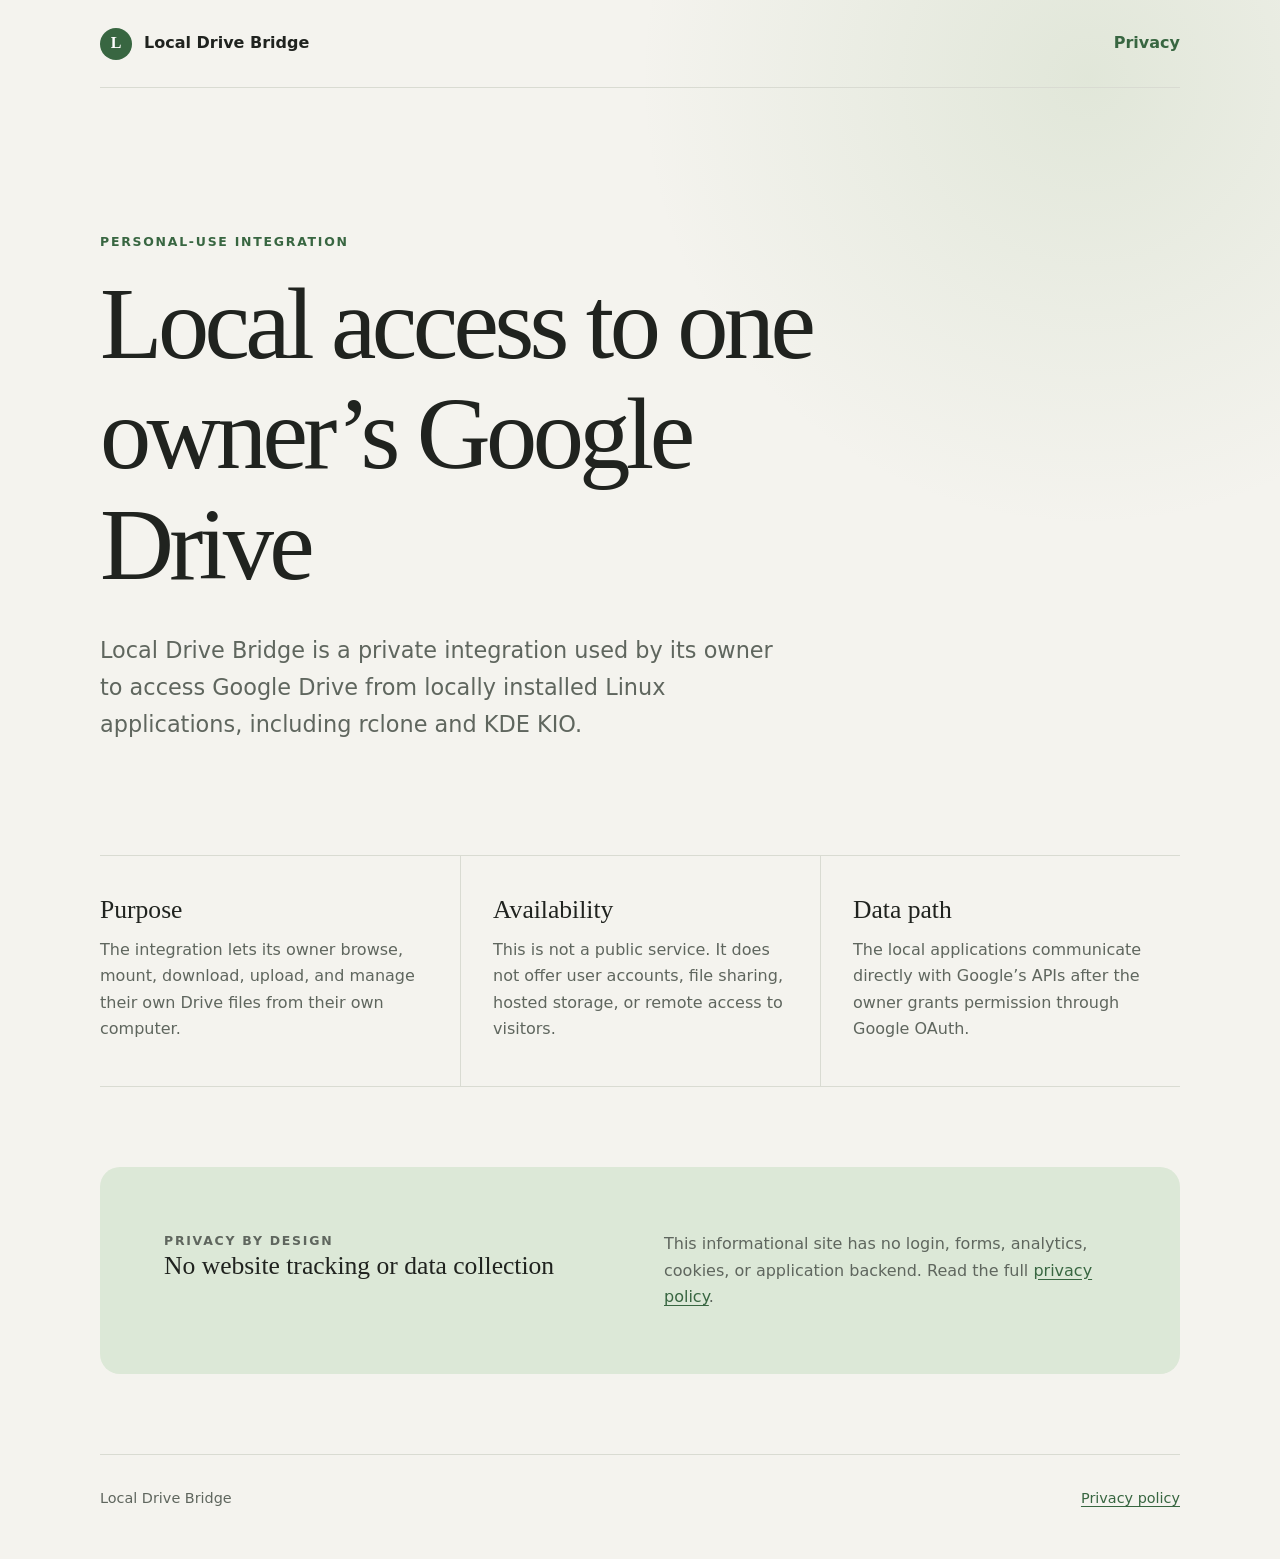
<file: index.html>
<!doctype html>
<html lang="en">
<head>
  <meta charset="utf-8">
  <meta name="viewport" content="width=device-width, initial-scale=1">
  <meta name="robots" content="noindex, nofollow, noarchive">
  <meta name="description" content="Information about a private, personal-use Google Drive integration for local Linux applications.">
  <title>Local Drive Bridge</title>
  <link rel="stylesheet" href="styles.css">
</head>
<body>
  <main class="shell">
    <header class="topbar">
      <a class="brand" href="index.html" aria-label="Local Drive Bridge home">
        <span class="mark" aria-hidden="true">L</span>
        <span>Local Drive Bridge</span>
      </a>
      <a class="nav-link" href="privacy.html">Privacy</a>
    </header>

    <section class="hero">
      <p class="eyebrow">Personal-use integration</p>
      <h1>Local access to one owner’s Google Drive</h1>
      <p class="lede">
        Local Drive Bridge is a private integration used by its owner to access
        Google Drive from locally installed Linux applications, including
        rclone and KDE KIO.
      </p>
    </section>

    <section class="details" aria-label="How the integration works">
      <article>
        <h2>Purpose</h2>
        <p>
          The integration lets its owner browse, mount, download, upload, and
          manage their own Drive files from their own computer.
        </p>
      </article>
      <article>
        <h2>Availability</h2>
        <p>
          This is not a public service. It does not offer user accounts, file
          sharing, hosted storage, or remote access to visitors.
        </p>
      </article>
      <article>
        <h2>Data path</h2>
        <p>
          The local applications communicate directly with Google’s APIs after
          the owner grants permission through Google OAuth.
        </p>
      </article>
    </section>

    <section class="notice">
      <div>
        <p class="eyebrow">Privacy by design</p>
        <h2>No website tracking or data collection</h2>
      </div>
      <p>
        This informational site has no login, forms, analytics, cookies, or
        application backend. Read the full <a href="privacy.html">privacy policy</a>.
      </p>
    </section>

    <footer>
      <span>Local Drive Bridge</span>
      <a href="privacy.html">Privacy policy</a>
    </footer>
  </main>
</body>
</html>
</file>
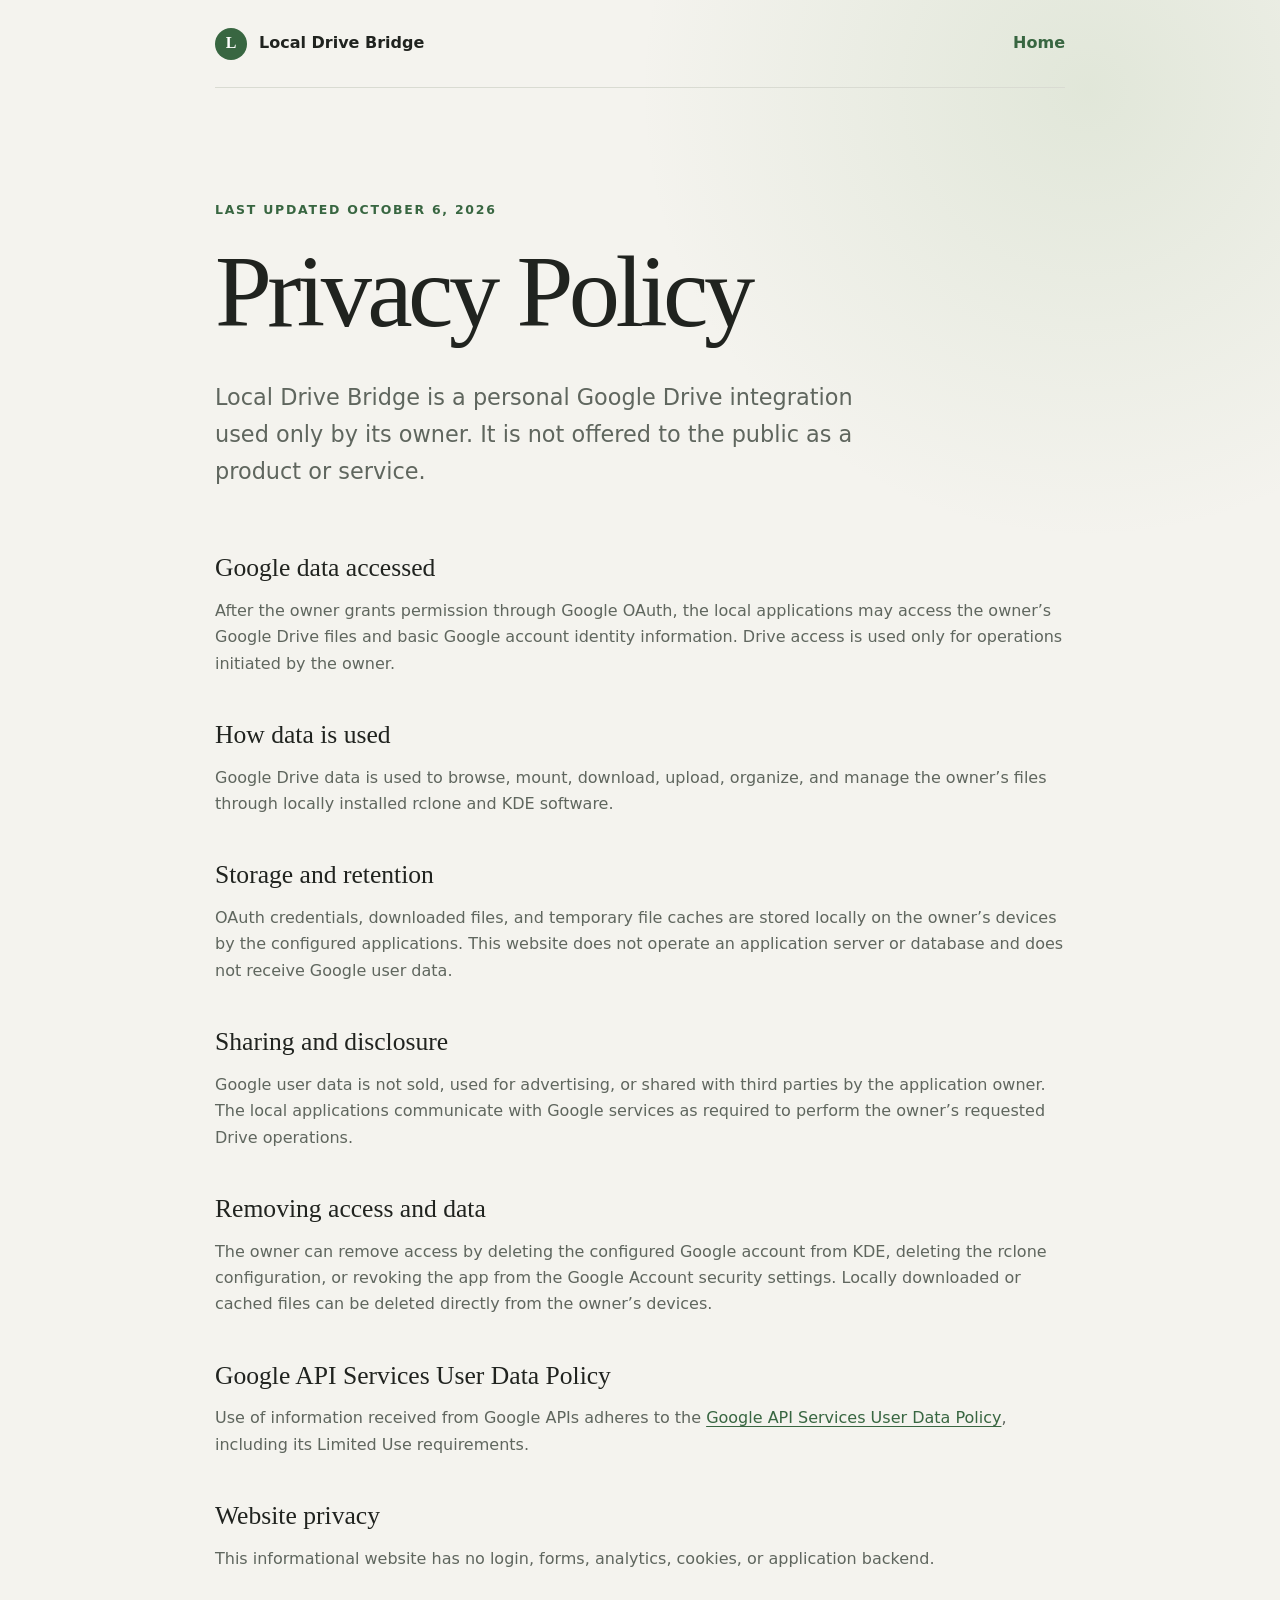
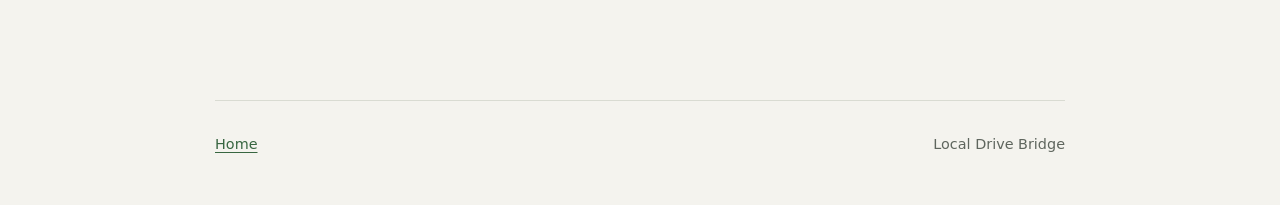
<file: privacy.html>
<!doctype html>
<html lang="en">
<head>
  <meta charset="utf-8">
  <meta name="viewport" content="width=device-width, initial-scale=1">
  <meta name="robots" content="noindex, nofollow, noarchive">
  <meta name="description" content="Privacy policy for Local Drive Bridge.">
  <title>Privacy Policy · Local Drive Bridge</title>
  <link rel="stylesheet" href="styles.css">
</head>
<body>
  <main class="shell policy-shell">
    <header class="topbar">
      <a class="brand" href="index.html" aria-label="Local Drive Bridge home">
        <span class="mark" aria-hidden="true">L</span>
        <span>Local Drive Bridge</span>
      </a>
      <a class="nav-link" href="index.html">Home</a>
    </header>

    <article class="policy">
      <p class="eyebrow">Last updated October 6, 2026</p>
      <h1>Privacy Policy</h1>
      <p class="lede">
        Local Drive Bridge is a personal Google Drive integration used only by
        its owner. It is not offered to the public as a product or service.
      </p>

      <h2>Google data accessed</h2>
      <p>
        After the owner grants permission through Google OAuth, the local
        applications may access the owner’s Google Drive files and basic Google
        account identity information. Drive access is used only for operations
        initiated by the owner.
      </p>

      <h2>How data is used</h2>
      <p>
        Google Drive data is used to browse, mount, download, upload, organize,
        and manage the owner’s files through locally installed rclone and KDE
        software.
      </p>

      <h2>Storage and retention</h2>
      <p>
        OAuth credentials, downloaded files, and temporary file caches are
        stored locally on the owner’s devices by the configured applications.
        This website does not operate an application server or database and
        does not receive Google user data.
      </p>

      <h2>Sharing and disclosure</h2>
      <p>
        Google user data is not sold, used for advertising, or shared with
        third parties by the application owner. The local applications
        communicate with Google services as required to perform the owner’s
        requested Drive operations.
      </p>

      <h2>Removing access and data</h2>
      <p>
        The owner can remove access by deleting the configured Google account
        from KDE, deleting the rclone configuration, or revoking the app from
        the Google Account security settings. Locally downloaded or cached
        files can be deleted directly from the owner’s devices.
      </p>

      <h2>Google API Services User Data Policy</h2>
      <p>
        Use of information received from Google APIs adheres to the
        <a href="https://developers.google.com/terms/api-services-user-data-policy"
           rel="noreferrer">Google API Services User Data Policy</a>, including
        its Limited Use requirements.
      </p>

      <h2>Website privacy</h2>
      <p>
        This informational website has no login, forms, analytics, cookies, or
        application backend.
      </p>
    </article>

    <footer>
      <a href="index.html">Home</a>
      <span>Local Drive Bridge</span>
    </footer>
  </main>
</body>
</html>
</file>
<file: styles.css>
:root {
  color-scheme: light;
  --ink: #20231f;
  --muted: #5f665e;
  --paper: #f4f3ee;
  --card: #fffef9;
  --line: #d9dbd2;
  --accent: #386641;
  --accent-soft: #dce8d7;
  --serif: Georgia, "Times New Roman", serif;
  --sans: Inter, ui-sans-serif, system-ui, -apple-system, BlinkMacSystemFont, "Segoe UI", sans-serif;
}

* {
  box-sizing: border-box;
}

body {
  margin: 0;
  background:
    radial-gradient(circle at 85% 5%, rgba(139, 175, 122, 0.18), transparent 28rem),
    var(--paper);
  color: var(--ink);
  font-family: var(--sans);
  line-height: 1.65;
}

a {
  color: var(--accent);
  text-underline-offset: 0.18em;
}

.shell {
  width: min(1080px, calc(100% - 2rem));
  margin: 0 auto;
}

.topbar {
  display: flex;
  align-items: center;
  justify-content: space-between;
  min-height: 5.5rem;
  border-bottom: 1px solid var(--line);
}

.brand {
  display: inline-flex;
  align-items: center;
  gap: 0.75rem;
  color: var(--ink);
  font-weight: 700;
  text-decoration: none;
}

.mark {
  display: grid;
  width: 2rem;
  height: 2rem;
  place-items: center;
  border-radius: 50%;
  background: var(--accent);
  color: white;
  font-family: var(--serif);
}

.nav-link {
  font-weight: 650;
  text-decoration: none;
}

.hero {
  max-width: 850px;
  padding: clamp(5rem, 12vw, 9rem) 0 clamp(4rem, 9vw, 7rem);
}

.eyebrow {
  margin: 0 0 1rem;
  color: var(--accent);
  font-size: 0.78rem;
  font-weight: 800;
  letter-spacing: 0.14em;
  text-transform: uppercase;
}

h1,
h2 {
  font-family: var(--serif);
  font-weight: 500;
  line-height: 1.08;
}

h1 {
  max-width: 14ch;
  margin: 0;
  font-size: clamp(3.1rem, 8vw, 6.5rem);
  letter-spacing: -0.045em;
}

.lede {
  max-width: 690px;
  margin: 2rem 0 0;
  color: var(--muted);
  font-size: clamp(1.1rem, 2.2vw, 1.4rem);
}

.details {
  display: grid;
  grid-template-columns: repeat(3, 1fr);
  border-top: 1px solid var(--line);
  border-bottom: 1px solid var(--line);
}

.details article {
  padding: 2.5rem 2rem 2.75rem 0;
}

.details article + article {
  padding-left: 2rem;
  border-left: 1px solid var(--line);
}

.details h2,
.notice h2,
.policy h2 {
  margin: 0 0 0.8rem;
  font-size: 1.6rem;
}

.details p,
.notice p {
  margin: 0;
  color: var(--muted);
}

.notice {
  display: grid;
  grid-template-columns: 1fr 1fr;
  gap: 3rem;
  margin: 5rem 0;
  padding: clamp(2rem, 5vw, 4rem);
  border-radius: 1.25rem;
  background: var(--accent-soft);
}

footer {
  display: flex;
  justify-content: space-between;
  gap: 1rem;
  padding: 2rem 0 3rem;
  border-top: 1px solid var(--line);
  color: var(--muted);
  font-size: 0.9rem;
}

.policy-shell {
  max-width: 850px;
}

.policy {
  padding: clamp(4rem, 10vw, 7rem) 0;
}

.policy h1 {
  margin-bottom: 2rem;
}

.policy .lede {
  margin-bottom: 4rem;
}

.policy h2 {
  margin-top: 2.75rem;
}

.policy p:not(.eyebrow):not(.lede) {
  color: var(--muted);
}

@media (max-width: 720px) {
  .details,
  .notice {
    grid-template-columns: 1fr;
  }

  .details article {
    padding: 2rem 0;
  }

  .details article + article {
    padding-left: 0;
    border-top: 1px solid var(--line);
    border-left: 0;
  }

  .notice {
    gap: 1rem;
  }

  footer {
    flex-direction: column;
  }
}
</file>
